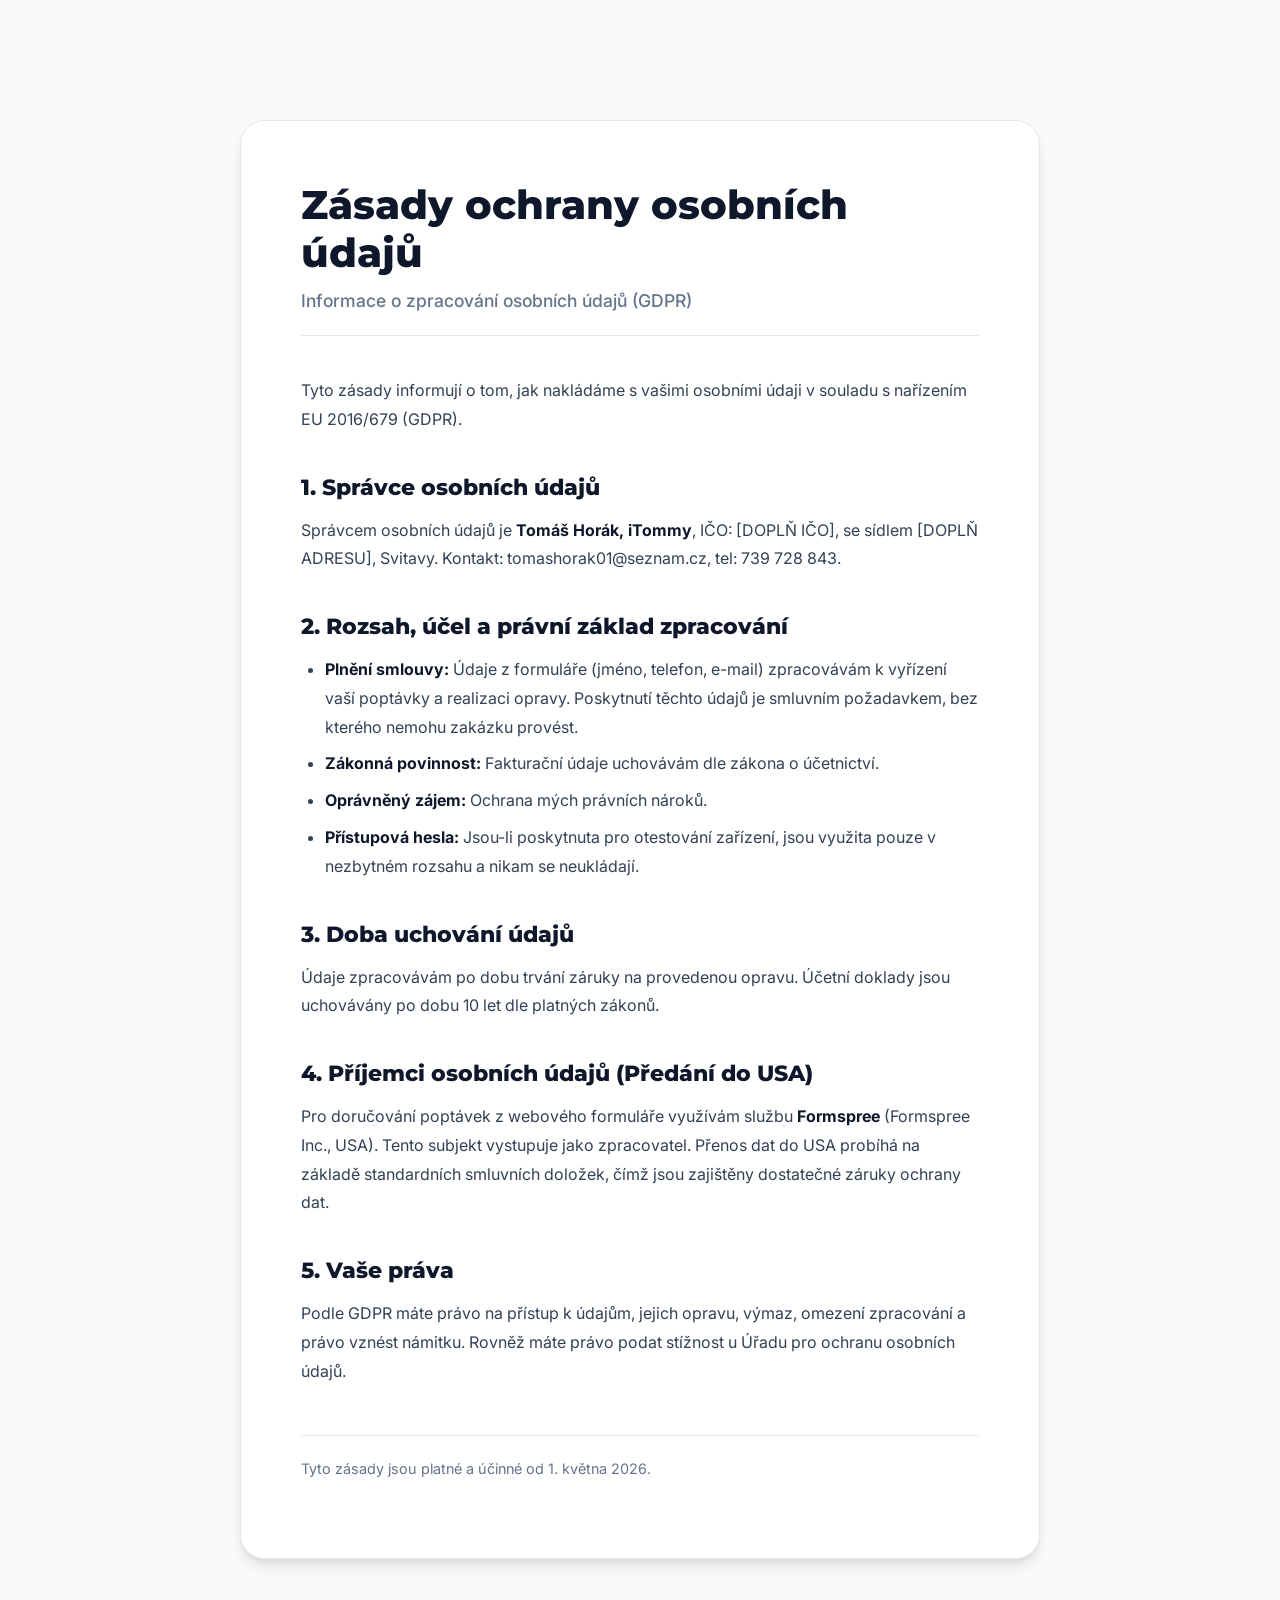
<file: gdpr.html>
<!DOCTYPE html>
<html lang="cs">
<head>
    <meta charset="UTF-8">
    <meta name="viewport" content="width=device-width, initial-scale=1.0">
    <title>Ochrana osobních údajů | iTommy</title>
    <link rel="stylesheet" href="style.css">
    <link rel="preconnect" href="https://fonts.googleapis.com">
    <link rel="preconnect" href="https://fonts.gstatic.com" crossorigin>
    <link href="https://fonts.googleapis.com/css2?family=Inter:wght@400;500;600;700&family=Montserrat:wght@700;800&display=swap" rel="stylesheet">
    <link rel="icon" type="image/png" sizes="96x96" href="favicon-96x96.png">
<link rel="icon" type="image/svg+xml" href="favicon.svg">
<link rel="shortcut icon" href="favicon.ico">
<link rel="apple-touch-icon" href="apple-touch-icon.png">
<meta name="apple-mobile-web-app-title" content="iTommy">
<link rel="manifest" href="manifest.webmanifest">
</head>
<body>
    <main>
        <section class="section-legal">
            <div class="container legal-container">
                <div class="legal-intro">
                    <h2>Zásady ochrany osobních údajů</h2>
                    <p>Informace o zpracování osobních údajů (GDPR)</p>
                </div>
                <div class="legal-content">
                    <p>Tyto zásady informují o tom, jak nakládáme s vašimi osobními údaji v souladu s nařízením EU 2016/679 (GDPR).</p>

                    <h3>1. Správce osobních údajů</h3>
                    <p>Správcem osobních údajů je <strong>Tomáš Horák, iTommy</strong>, IČO: [DOPLŇ IČO], se sídlem [DOPLŇ ADRESU], Svitavy. Kontakt: tomashorak01@seznam.cz, tel: 739 728 843.</p>

                    <h3>2. Rozsah, účel a právní základ zpracování</h3>
                    <ul>
                        <li><strong>Plnění smlouvy:</strong> Údaje z formuláře (jméno, telefon, e-mail) zpracovávám k vyřízení vaší poptávky a realizaci opravy. Poskytnutí těchto údajů je smluvním požadavkem, bez kterého nemohu zakázku provést.</li>
                        <li><strong>Zákonná povinnost:</strong> Fakturační údaje uchovávám dle zákona o účetnictví.</li>
                        <li><strong>Oprávněný zájem:</strong> Ochrana mých právních nároků.</li>
                        <li><strong>Přístupová hesla:</strong> Jsou-li poskytnuta pro otestování zařízení, jsou využita pouze v nezbytném rozsahu a nikam se neukládají.</li>
                    </ul>

                    <h3>3. Doba uchování údajů</h3>
                    <p>Údaje zpracovávám po dobu trvání záruky na provedenou opravu. Účetní doklady jsou uchovávány po dobu 10 let dle platných zákonů.</p>

                    <h3>4. Příjemci osobních údajů (Předání do USA)</h3>
                    <p>Pro doručování poptávek z webového formuláře využívám službu <strong>Formspree</strong> (Formspree Inc., USA). Tento subjekt vystupuje jako zpracovatel. Přenos dat do USA probíhá na základě standardních smluvních doložek, čímž jsou zajištěny dostatečné záruky ochrany dat.</p>

                    <h3>5. Vaše práva</h3>
                    <p>Podle GDPR máte právo na přístup k údajům, jejich opravu, výmaz, omezení zpracování a právo vznést námitku. Rovněž máte právo podat stížnost u Úřadu pro ochranu osobních údajů.</p>

                    <p class="legal-footer-note">Tyto zásady jsou platné a účinné od 1. května 2026.</p>
                </div>
            </div>
        </section>
    </main>
</body>
</html>
</file>
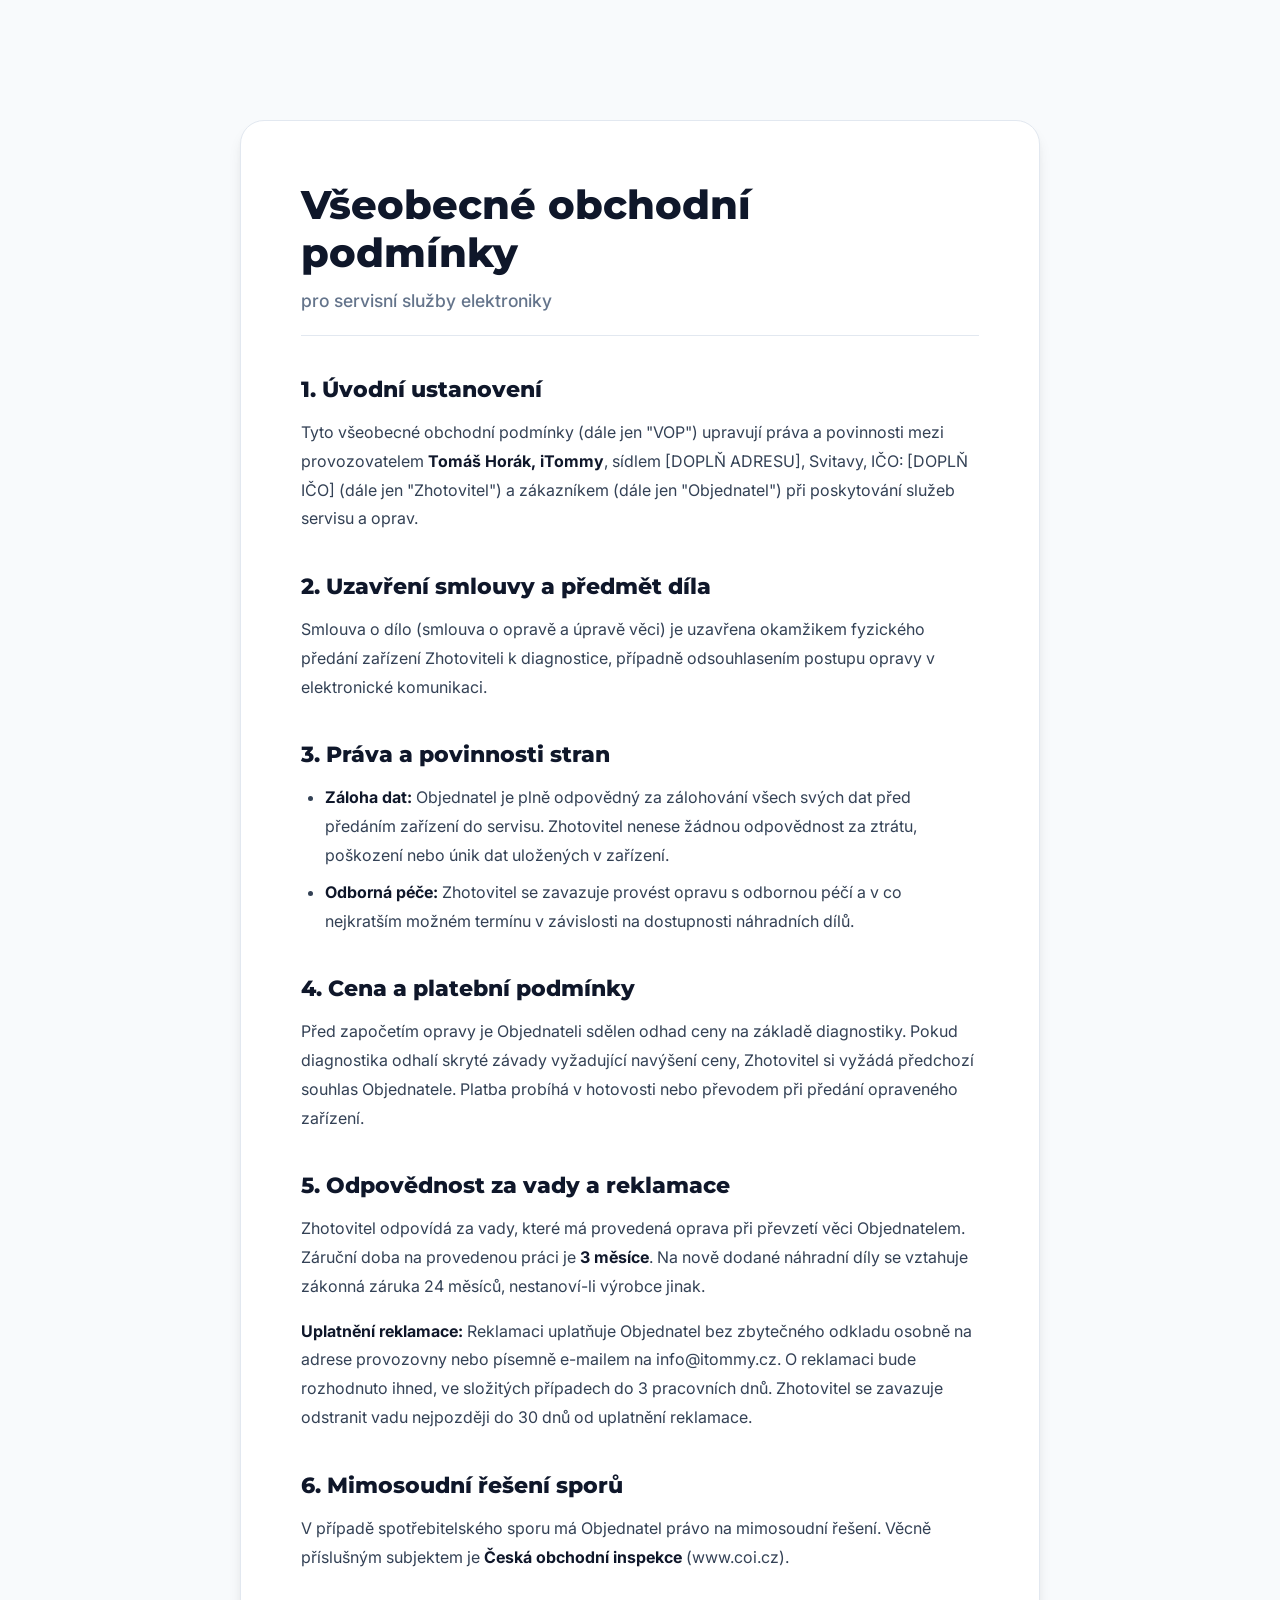
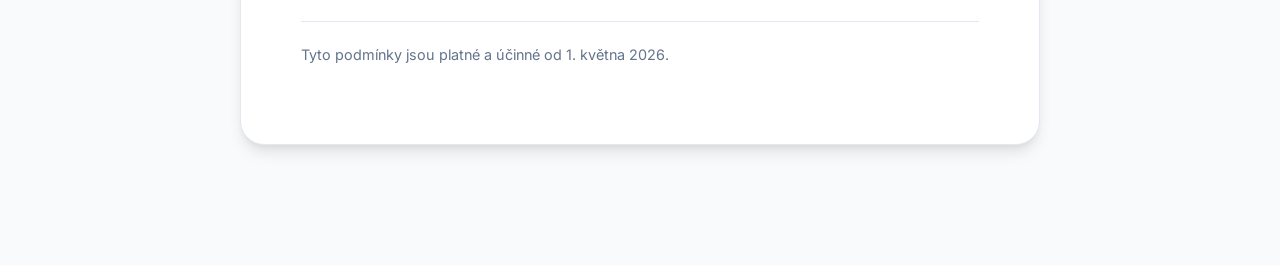
<file: podminky.html>
<!DOCTYPE html>
<html lang="cs">
<head>
    <meta charset="UTF-8">
    <meta name="viewport" content="width=device-width, initial-scale=1.0">
    <title>Obchodní podmínky | iTommy</title>
    <link rel="stylesheet" href="style.css">
    <link rel="preconnect" href="https://fonts.googleapis.com">
    <link rel="preconnect" href="https://fonts.gstatic.com" crossorigin>
    <link href="https://fonts.googleapis.com/css2?family=Inter:wght@400;500;600;700&family=Montserrat:wght@700;800&display=swap" rel="stylesheet">
    <link rel="icon" type="image/png" sizes="96x96" href="favicon-96x96.png">
<link rel="icon" type="image/svg+xml" href="favicon.svg">
<link rel="shortcut icon" href="favicon.ico">
<link rel="apple-touch-icon" href="apple-touch-icon.png">
<meta name="apple-mobile-web-app-title" content="iTommy">
<link rel="manifest" href="manifest.webmanifest">
</head>
<body>
    <main>
        <section class="section-legal">
            <div class="container legal-container">
                <div class="legal-intro">
                    <h2>Všeobecné obchodní podmínky</h2>
                    <p>pro servisní služby elektroniky</p>
                </div>
                <div class="legal-content">
                    <h3>1. Úvodní ustanovení</h3>
                    <p>Tyto všeobecné obchodní podmínky (dále jen "VOP") upravují práva a povinnosti mezi provozovatelem <strong>Tomáš Horák, iTommy</strong>, sídlem [DOPLŇ ADRESU], Svitavy, IČO: [DOPLŇ IČO] (dále jen "Zhotovitel") a zákazníkem (dále jen "Objednatel") při poskytování služeb servisu a oprav.</p>

                    <h3>2. Uzavření smlouvy a předmět díla</h3>
                    <p>Smlouva o dílo (smlouva o opravě a úpravě věci) je uzavřena okamžikem fyzického předání zařízení Zhotoviteli k diagnostice, případně odsouhlasením postupu opravy v elektronické komunikaci.</p>

                    <h3>3. Práva a povinnosti stran</h3>
                    <ul>
                        <li><strong>Záloha dat:</strong> Objednatel je plně odpovědný za zálohování všech svých dat před předáním zařízení do servisu. Zhotovitel nenese žádnou odpovědnost za ztrátu, poškození nebo únik dat uložených v zařízení.</li>
                        <li><strong>Odborná péče:</strong> Zhotovitel se zavazuje provést opravu s odbornou péčí a v co nejkratším možném termínu v závislosti na dostupnosti náhradních dílů.</li>
                    </ul>

                    <h3>4. Cena a platební podmínky</h3>
                    <p>Před započetím opravy je Objednateli sdělen odhad ceny na základě diagnostiky. Pokud diagnostika odhalí skryté závady vyžadující navýšení ceny, Zhotovitel si vyžádá předchozí souhlas Objednatele. Platba probíhá v hotovosti nebo převodem při předání opraveného zařízení.</p>

                    <h3>5. Odpovědnost za vady a reklamace</h3>
                    <p>Zhotovitel odpovídá za vady, které má provedená oprava při převzetí věci Objednatelem. Záruční doba na provedenou práci je <strong>3 měsíce</strong>. Na nově dodané náhradní díly se vztahuje zákonná záruka 24 měsíců, nestanoví-li výrobce jinak.</p>
                    <p><strong>Uplatnění reklamace:</strong> Reklamaci uplatňuje Objednatel bez zbytečného odkladu osobně na adrese provozovny nebo písemně e-mailem na info@itommy.cz. O reklamaci bude rozhodnuto ihned, ve složitých případech do 3 pracovních dnů. Zhotovitel se zavazuje odstranit vadu nejpozději do 30 dnů od uplatnění reklamace.</p>

                    <h3>6. Mimosoudní řešení sporů</h3>
                    <p>V případě spotřebitelského sporu má Objednatel právo na mimosoudní řešení. Věcně příslušným subjektem je <strong>Česká obchodní inspekce</strong> (www.coi.cz).</p>

                    <p class="legal-footer-note">Tyto podmínky jsou platné a účinné od 1. května 2026.</p>
                </div>
            </div>
        </section>
    </main>
</body>
</html>
</file>
<file: style.css>
/* iTommy - MODERN DESIGN SYSTEM */

:root {
    --primary: #0f172a;
    --accent: #2563eb;
    --accent-hover: #1d4ed8;
    --text: #334155;
    --text-light: #64748b;
    --bg-light: #f8fafc;
    --bg-white: #ffffff;
    --border: #e2e8f0;
    --radius-lg: 24px;
    --radius-md: 12px;
    --shadow: 0 10px 15px -3px rgba(0, 0, 0, 0.1), 0 4px 6px -2px rgba(0, 0, 0, 0.05);
    --font-main: 'Inter', sans-serif;
    --font-head: 'Montserrat', sans-serif;
    --container-width: 1200px;
}

* {
    box-sizing: border-box;
    margin: 0;
    padding: 0;
}

html {
    scroll-behavior: smooth;
    overflow-x: hidden; 
}

body {
    font-family: var(--font-main);
    color: var(--text);
    line-height: 1.6;
    background: var(--bg-white);
    -webkit-font-smoothing: antialiased;
    overflow-x: hidden;
}

img {
    max-width: 100%;
    display: block;
}

h1, h2, h3, h4 {
    font-family: var(--font-head);
    color: var(--primary);
    font-weight: 800;
    line-height: 1.2;
}

a {
    text-decoration: none;
    transition: 0.3s;
}

ul {
    list-style: none;
}

.container {
    max-width: var(--container-width);
    margin: 0 auto;
    padding: 0 24px;
}

/* Navigation */
.navbar {
    height: 85px;
    background: rgba(255, 255, 255, 0.98);
    backdrop-filter: blur(15px);
    position: sticky;
    top: 0;
    z-index: 2000;
    border-bottom: 1px solid var(--border);
    display: flex;
    align-items: center;
}

.nav-container {
    display: flex;
    justify-content: space-between;
    align-items: center;
    width: 100%;
}

.brand {
    display: flex;
    align-items: center;
    gap: 10px;
    z-index: 2100;
}

.logo-icon {
    font-size: 1.5rem;
}

.logo-text {
    font-family: var(--font-head);
    font-weight: 800;
    font-size: 1.4rem;
    color: var(--primary);
}

.logo-text span {
    color: var(--accent);
}

.nav-desktop {
    display: block;
}

.nav-list {
    display: flex;
    gap: 40px;
}

.nav-list a {
    color: var(--text);
    font-weight: 600;
    font-size: 0.95rem;
}

.nav-list a:hover {
    color: var(--accent);
}

.header-actions {
    display: flex;
    align-items: center;
    gap: 20px;
}

.hamburger {
    display: none;
    flex-direction: column;
    justify-content: space-between;
    width: 28px;
    height: 20px;
    background: transparent;
    border: none;
    cursor: pointer;
    z-index: 2200;
}

.hamburger .line {
    width: 100%;
    height: 3px;
    background: var(--primary);
    border-radius: 4px;
    transition: 0.3s cubic-bezier(0.68, -0.6, 0.32, 1.6);
}

.hamburger.is-active .line:nth-child(1) {
    transform: translateY(8.5px) rotate(45deg);
}

.hamburger.is-active .line:nth-child(2) {
    opacity: 0;
}

.hamburger.is-active .line:nth-child(3) {
    transform: translateY(-8.5px) rotate(-45deg);
}

.mobile-menu {
    position: fixed;
    top: 0;
    right: -100%;
    width: 100%;
    height: 100vh;
    background: var(--bg-white);
    z-index: 2050;
    padding: 120px 40px;
    transition: 0.5s cubic-bezier(0.77, 0, 0.175, 1);
}

.mobile-menu.is-open {
    right: 0;
}

.mobile-nav-links {
    display: flex;
    flex-direction: column;
    gap: 30px;
    text-align: center;
}

.mobile-nav-links a {
    font-size: 1.8rem;
    font-weight: 800;
    color: var(--primary);
}

/* Hero */
.hero {
    padding: 100px 0;
    background: radial-gradient(at top left, #f1f5f9 0%, #ffffff 70%);
}

.hero-grid {
    display: grid;
    grid-template-columns: 1.2fr 1fr;
    gap: 60px;
    align-items: center;
}

.pre-title {
    color: var(--accent);
    font-weight: 700;
    text-transform: uppercase;
    font-size: 0.85rem;
    letter-spacing: 2px;
    margin-bottom: 20px;
    display: block;
}

.hero h1 {
    font-size: 3.8rem;
    line-height: 1.1;
    margin-bottom: 30px;
}

.hero p {
    font-size: 1.25rem;
    color: var(--text-light);
    margin-bottom: 45px;
    max-width: 550px;
}

.hero-btns {
    display: flex;
    gap: 20px;
    margin-bottom: 30px;
    flex-wrap: wrap;
}

.hero-badges {
    display: flex;
    flex-wrap: wrap;
    gap: 14px;
}

.hero-badges span {
    display: inline-flex;
    align-items: center;
    padding: 10px 14px;
    background: rgba(37, 99, 235, 0.08);
    color: var(--primary);
    border: 1px solid rgba(37, 99, 235, 0.12);
    border-radius: 999px;
    font-weight: 600;
    font-size: 0.95rem;
}

.hero-image img {
    width: 100%;
    border-radius: var(--radius-lg);
    box-shadow: var(--shadow);
    object-fit: cover;
}

/* Buttons */
.btn {
    display: inline-block;
    padding: 16px 32px;
    border-radius: var(--radius-md);
    font-weight: 700;
    transition: 0.3s;
    border: none;
    cursor: pointer;
    text-align: center;
}

.btn-primary {
    background: var(--primary);
    color: white;
}

.btn-accent {
    background: var(--accent);
    color: white;
}

.btn-secondary {
    background: white;
    color: var(--primary);
    border: 1px solid var(--border);
}

.btn-full {
    width: 100%;
}

.btn:hover {
    transform: translateY(-3px);
    box-shadow: var(--shadow);
    filter: brightness(1.05);
}

.btn-accent:hover {
    background: var(--accent-hover);
}

/* Shared section intro */
.section-intro {
    text-align: center;
    margin-bottom: 70px;
}

.section-intro h2 {
    font-size: 2.8rem;
    margin-bottom: 20px;
}

.section-intro p {
    max-width: 700px;
    margin: 0 auto;
    color: var(--text-light);
    font-size: 1.05rem;
}

/* Services */
.section-services {
    padding: 120px 0;
    background: var(--bg-light);
}

.services-grid {
    display: grid;
    grid-template-columns: repeat(auto-fit, minmax(260px, 1fr));
    gap: 30px;
}

.s-card {
    background: var(--bg-white);
    padding: 40px 32px;
    border-radius: var(--radius-lg);
    border: 1px solid var(--border);
    transition: 0.4s;
}

.s-card:hover {
    transform: translateY(-12px);
    border-color: var(--accent);
    box-shadow: var(--shadow);
}

.s-icon {
    font-size: 3rem;
    margin-bottom: 25px;
    display: block;
}

.s-card h3 {
    margin-bottom: 14px;
    font-size: 1.35rem;
}

.s-card p {
    color: var(--text-light);
    font-size: 1rem;
}

.s-card.highlight {
    background: var(--primary);
    color: white;
}

.s-card.highlight h3,
.s-card.highlight p {
    color: white;
}

/* Pricing */
.section-pricing {
    padding: 120px 0;
    background: var(--bg-white);
}

.price-box {
    display: grid;
    grid-template-columns: 1fr 1fr;
    gap: 80px;
    background: var(--bg-white);
    border: 1px solid var(--border);
    padding: 60px;
    border-radius: 40px;
    box-shadow: var(--shadow);
}

.price-column {
    display: flex;
    flex-direction: column;
}

.price-cat {
    font-weight: 800;
    color: var(--accent);
    text-transform: uppercase;
    letter-spacing: 1px;
    margin-bottom: 30px;
}

.p-row {
    display: flex;
    justify-content: space-between;
    align-items: flex-start;
    gap: 20px;
    padding: 18px 0;
    border-bottom: 1px solid var(--border);
}

.p-row:last-child {
    border-bottom: none;
}

.p-row span {
    color: var(--text);
    font-weight: 500;
    flex: 1;
}

.p-row strong {
    color: var(--primary);
    font-weight: 800;
    white-space: nowrap;
}

.p-row.active span,
.p-row.active strong {
    color: var(--accent);
}

.price-footer {
    margin-top: 24px;
    text-align: center;
    color: var(--text-light);
    font-size: 0.95rem;
}

/* Contact */
.section-contact {
    padding: 120px 0;
}

.contact-wrapper {
    display: grid;
    grid-template-columns: 480px 1fr;
    border-radius: 40px;
    overflow: hidden;
    box-shadow: 0 40px 100px -20px rgba(15, 23, 42, 0.15);
}

.contact-sidebar {
    background: var(--primary);
    color: white;
    padding: 70px;
}

.contact-sidebar h2 {
    color: white;
    font-size: 2.5rem;
    margin-bottom: 20px;
}

.contact-sidebar > .sidebar-content > p {
    color: rgba(255, 255, 255, 0.78);
    margin-bottom: 40px;
    font-size: 1.05rem;
}

.contact-info-list,
.info-list {
    display: grid;
    gap: 32px;
}

.info-item {
    display: flex;
    gap: 18px;
    align-items: flex-start;
}

.info-item .icon {
    font-size: 1.4rem;
    color: var(--accent);
    line-height: 1.2;
}

.info-item strong {
    display: block;
    font-size: 0.8rem;
    text-transform: uppercase;
    color: #93c5fd;
    margin-bottom: 5px;
    letter-spacing: 0.5px;
}

.info-item p,
.info-item a {
    color: white;
    font-size: 1.05rem;
    font-weight: 500;
}

.contact-main {
    background: white;
    padding: 70px;
}

.contact-form h3 {
    margin-bottom: 30px;
    font-size: 2rem;
}

.form-grid {
    display: grid;
    grid-template-columns: 1fr 1fr;
    gap: 24px;
}

.form-grid .full {
    grid-column: 1 / -1;
}

.field label {
    display: block;
    font-weight: 700;
    margin-bottom: 10px;
    font-size: 0.9rem;
    color: var(--text-light);
}

.field input,
.field select,
.field textarea {
    width: 100%;
    padding: 16px;
    border: 1px solid var(--border);
    border-radius: 12px;
    font-family: inherit;
    font-size: 1rem;
    transition: 0.3s;
    background: white;
    color: var(--text);
}

.field input:focus,
.field select:focus,
.field textarea:focus {
    outline: none;
    border-color: var(--accent);
    box-shadow: 0 0 0 4px rgba(37, 99, 235, 0.1);
}

/* Footer */
.footer {
    padding: 80px 0;
    background: var(--bg-light);
    border-top: 1px solid var(--border);
}

.footer-content {
    display: flex;
    justify-content: space-between;
    align-items: center;
    gap: 30px;
    flex-wrap: wrap;
}

.footer-logo p {
    margin-top: 10px;
    color: var(--text-light);
}

.footer-bottom {
    display: flex;
    justify-content: space-between;
    align-items: center;
    width: 100%;
    flex-wrap: wrap;
    gap: 20px;
    margin-top: 20px;
}

.footer-bottom p {
    color: var(--text-light);
    font-size: 0.95rem;
}

.footer-links {
    display: flex;
    gap: 20px;
}

.footer-links a {
    color: var(--text-light);
    font-size: 0.95rem;
    font-weight: 500;
}

.footer-links a:hover {
    color: var(--accent);
}

/* Mobile CTA */
.mobile-cta {
    position: fixed;
    bottom: 0;
    width: 100%;
    display: none;
    grid-template-columns: 1fr 1fr;
    z-index: 1000;
}

.m-cta {
    padding: 18px 16px;
    text-align: center;
    font-weight: 800;
    color: white;
    font-size: 1rem;
}

.m-cta.call {
    background: #16a34a;
}

.m-cta.write {
    background: var(--accent);
}

/* Cookies */
.cookie-box {
    position: fixed;
    bottom: 30px;
    left: 30px;
    right: 30px;
    background: var(--primary);
    color: white;
    padding: 25px;
    border-radius: 20px;
    display: none;
    z-index: 3000;
    box-shadow: 0 20px 50px rgba(0, 0, 0, 0.3);
}

.cookie-box p {
    display: flex;
    justify-content: space-between;
    align-items: center;
    gap: 20px;
    flex-wrap: wrap;
}

.cookie-box button {
    background: var(--accent);
    color: white;
    border: none;
    border-radius: 10px;
    padding: 12px 18px;
    font-weight: 700;
    cursor: pointer;
}

/* Responsive */
@media (max-width: 1024px) {
    .nav-desktop,
    .btn-nav-cta {
        display: none;
    }

    .hamburger {
        display: flex;
    }

    .hero-grid,
    .price-box,
    .contact-wrapper {
        grid-template-columns: 1fr;
    }

    .hero h1 {
        font-size: 2.8rem;
    }

    .price-box,
    .contact-sidebar,
    .contact-main {
        padding: 40px;
    }

    .mobile-cta {
        display: grid;
    }

    body {
        padding-bottom: 70px;
    }
}

@media (max-width: 768px) {
    .hero {
        padding: 70px 0;
    }

    .section-services,
    .section-pricing,
    .section-contact {
        padding: 80px 0;
    }

    .section-intro h2 {
        font-size: 2.2rem;
    }

    .hero h1 {
        font-size: 2.3rem;
    }

    .hero p {
        font-size: 1.05rem;
        margin: 0 auto 30px auto;
    }

    .price-box {
        gap: 40px;
        border-radius: 24px;
    }

    .contact-wrapper {
        border-radius: 24px;
    }

    .contact-sidebar,
    .contact-main {
        padding: 32px 24px;
    }

    .hero-text {
        text-align: center;
    }

    .hero-btns {
        justify-content: center;
    }

    .hero-badges {
        justify-content: center;
        align-items: center;
    }

    .s-card {
        text-align: center;
    }

    .s-icon {
        margin-left: auto;
        margin-right: auto;
    }
}

@media (max-width: 600px) {
    .container {
        padding: 0 18px;
    }

    .navbar {
        height: 76px;
    }

    .logo-text {
        font-size: 1.2rem;
    }

    .mobile-menu {
        padding: 110px 24px 40px;
    }

    .mobile-nav-links a {
        font-size: 1.4rem;
    }

    .hero-btns {
        flex-direction: column;
    }

    /* ZDE JE OPRAVENÁ SEKCE PRO MOBILNÍ ŠTÍTKY */
    .hero-badges {
        flex-direction: row;
        flex-wrap: wrap;
        justify-content: center;
        gap: 8px;
    }

    .hero-badges span {
        font-size: 0.8rem;
        padding: 6px 10px;
    }
    /* KONEC OPRAVY PRO ŠTÍTKY */

    .form-grid {
        grid-template-columns: 1fr;
    }

    .p-row {
        flex-direction: column;
        align-items: flex-start;
        background: var(--bg-light);
        padding: 16px;
        border-radius: var(--radius-md);
        margin-bottom: 12px;
        border: 1px solid var(--border) !important;
        gap: 6px;
    }

    .p-row:last-child {
        margin-bottom: 0;
    }

    .p-row span {
        font-size: 0.95rem;
        line-height: 1.4;
        width: 100%;
    }

    .p-row strong {
        font-size: 1.15rem;
        color: var(--accent);
        white-space: normal;
        margin-top: 4px;
        display: block;
    }

    .p-row.active {
        background: rgba(37, 99, 235, 0.05);
        border-color: rgba(37, 99, 235, 0.2) !important;
    }

    .price-box {
        padding: 16px;
        background: transparent;
        border: none;
        box-shadow: none;
        gap: 30px;
    }

    .price-cat {
        text-align: center;
        margin-bottom: 20px;
    }

    .footer-content {
        flex-direction: column;
        align-items: flex-start;
    }

    .cookie-box {
        left: 16px;
        right: 16px;
        bottom: 16px;
        padding: 18px;
    }

    .cookie-box p {
        flex-direction: column;
        align-items: flex-start;
    }
}

/* Skrytí mobilního menu pro desktop */
@media (min-width: 1025px) {
    .mobile-menu {
        display: none !important;
    }
}

/* Zobrazení karet vedle sebe pro desktop - specificky podle sekcí */
@media (min-width: 1200px) {
    #sluzby .services-grid {
        grid-template-columns: repeat(5, 1fr);
        gap: 20px;
    }

    #sluzby .s-card {
        padding: 30px 24px;
    }

    #proces .services-grid {
        grid-template-columns: repeat(4, 1fr);
    }
}

/* Právní dokumenty (GDPR, VOP) */
.section-legal {
    padding: 120px 0;
    background: var(--bg-light);
}

.legal-container {
    max-width: 800px;
    background: var(--bg-white);
    padding: 60px;
    border-radius: var(--radius-lg);
    box-shadow: var(--shadow);
    border: 1px solid var(--border);
}

.legal-intro {
    text-align: left;
    margin-bottom: 40px;
    padding-bottom: 20px;
    border-bottom: 1px solid var(--border);
}

.legal-intro h2 {
    font-size: 2.5rem;
    margin-bottom: 10px;
}

.legal-intro p {
    color: var(--text-light);
    font-size: 1.1rem;
    font-weight: 500;
}

.legal-content {
    color: var(--text);
    font-size: 1rem;
    line-height: 1.8;
}

.legal-content h3 {
    margin-top: 40px;
    margin-bottom: 15px;
    font-size: 1.4rem;
    color: var(--primary);
}

.legal-content p {
    margin-bottom: 16px;
}

.legal-content ul {
    list-style-type: disc;
    margin-left: 24px;
    margin-bottom: 24px;
}

.legal-content li {
    margin-bottom: 8px;
}

.legal-content strong {
    color: var(--primary);
    font-weight: 700;
}

.legal-footer-note {
    margin-top: 50px;
    font-size: 0.9rem;
    color: var(--text-light);
    border-top: 1px solid var(--border);
    padding-top: 20px;
}

@media (max-width: 768px) {
    .section-legal {
        padding: 80px 0;
    }
    
    .legal-container {
        padding: 32px 24px;
        border-radius: var(--radius-md);
    }

    .legal-intro h2 {
        font-size: 2rem;
    }
}
</file>
